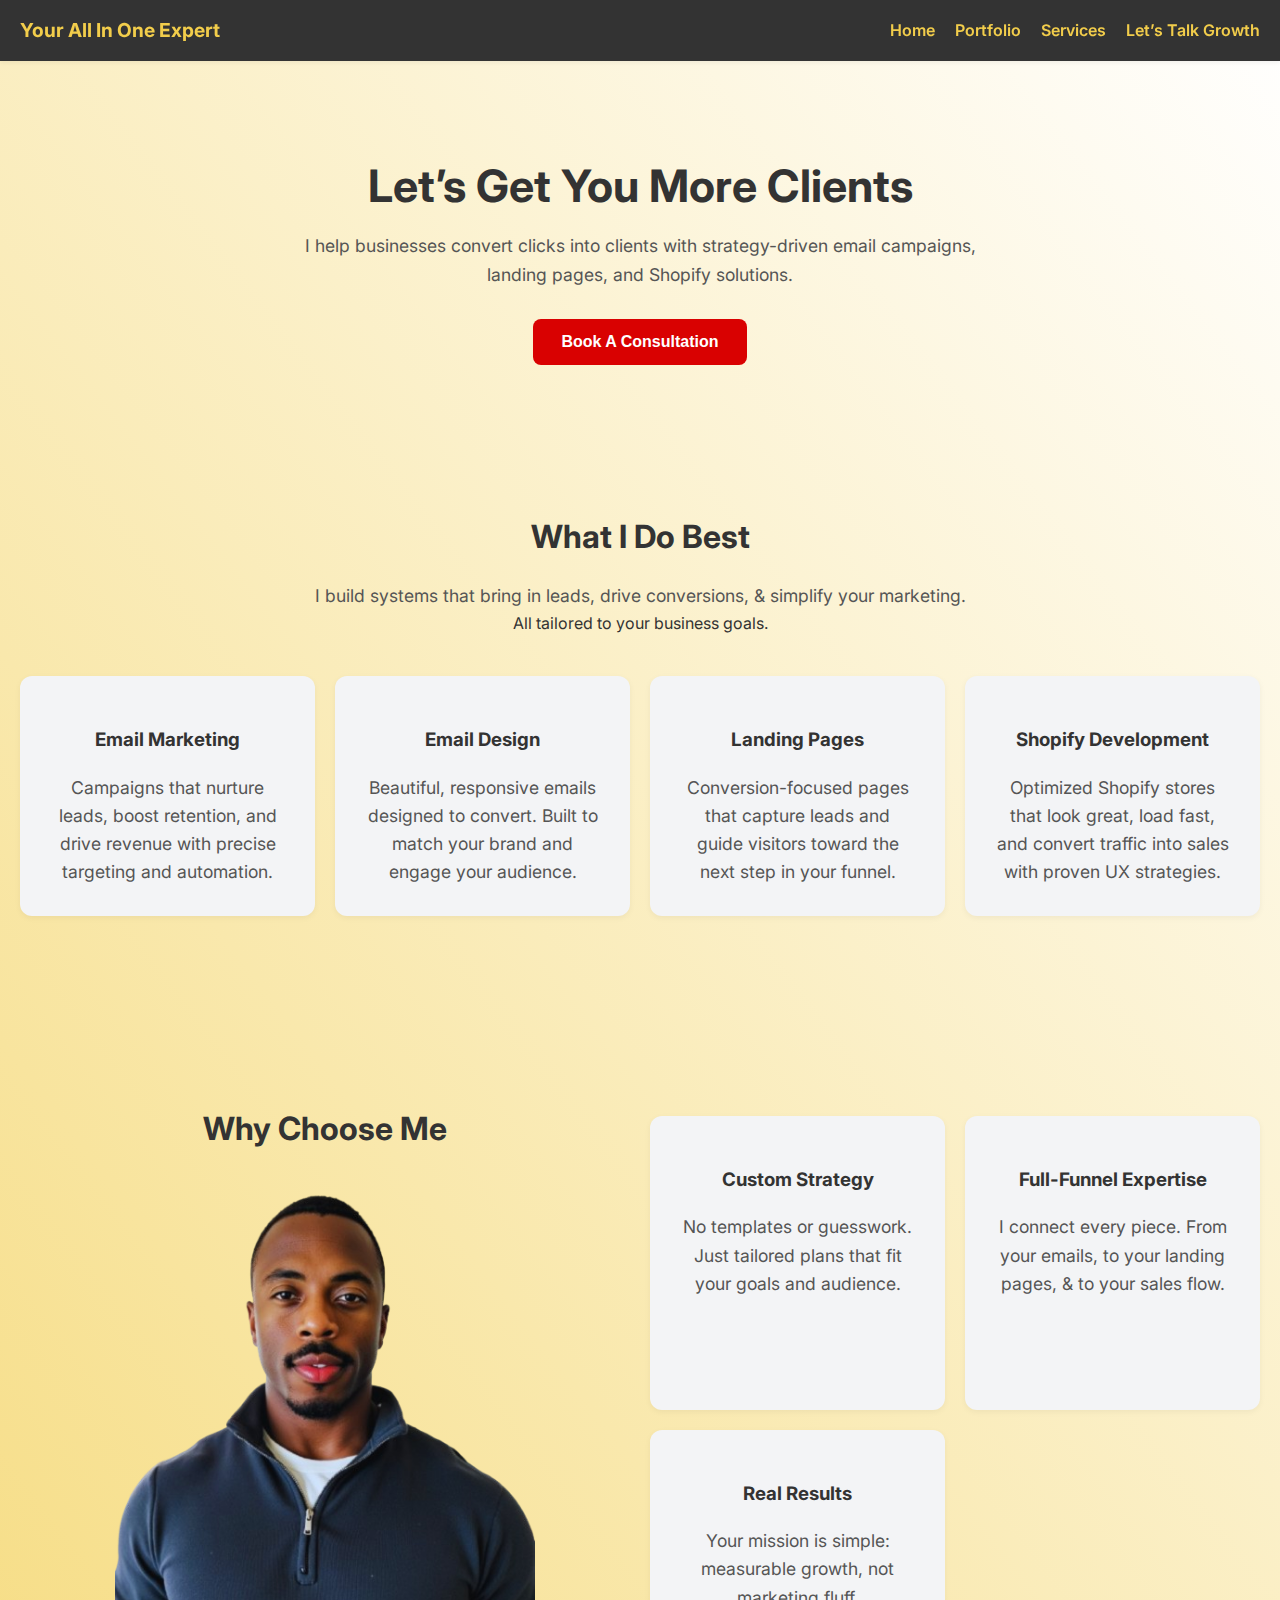
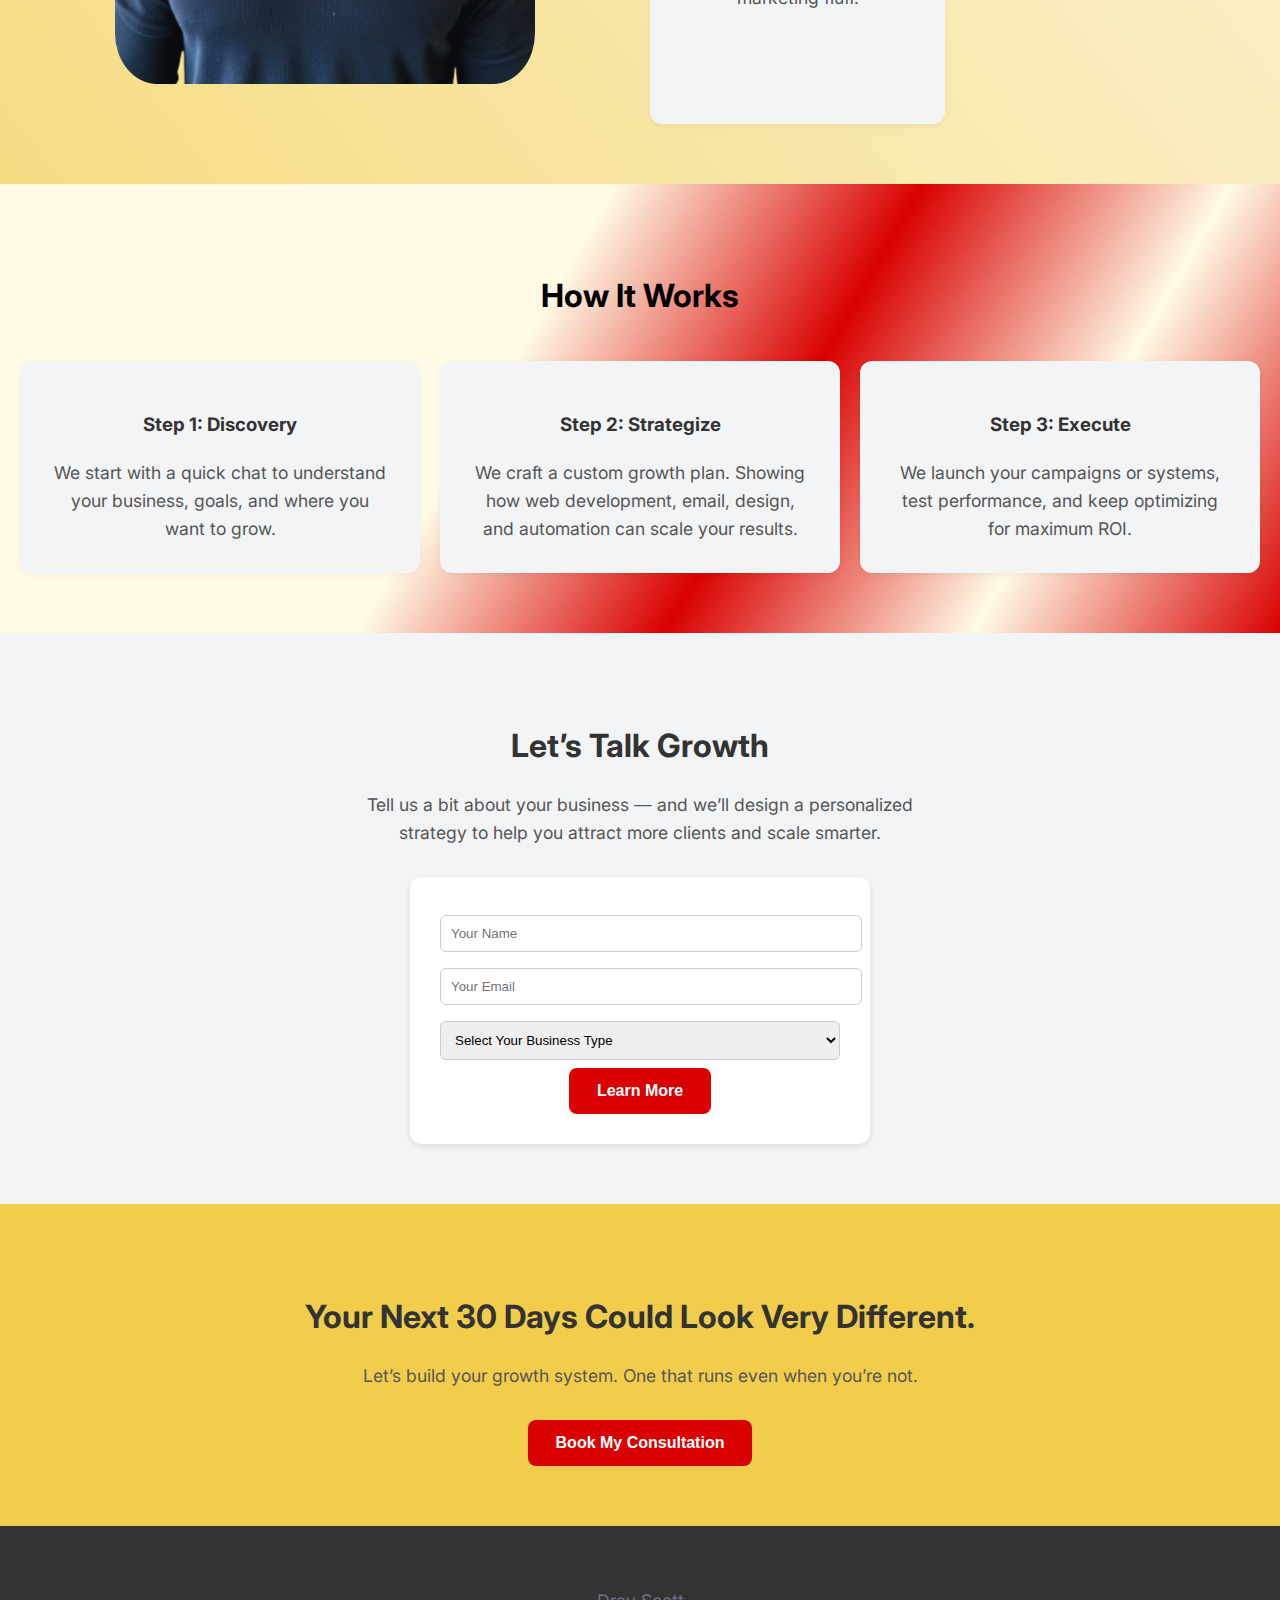
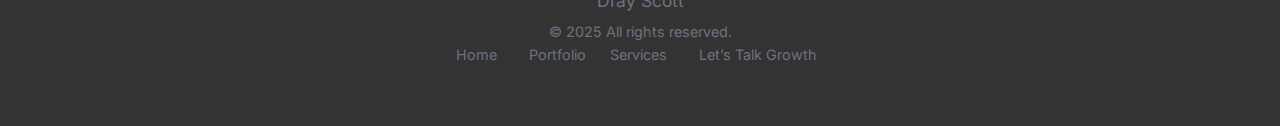
<file: index.html>
<!DOCTYPE html>
<html lang="en">

<head>
  <meta charset="UTF-8" />
  <meta name="viewport" content="width=device-width, initial-scale=1.0" />

  <title>Dray Is Here</title>
  <link rel="icon" href="/favicon.ico" />
<link rel="stylesheet" href="styles.css" />
  <link href="https://fonts.googleapis.com/css2?family=Inter:wght@400;600;700&display=swap" rel="stylesheet">
</head>

<body>

  <nav>
    <div style="font-weight:bold; font-size:1.2rem;" class="header-link" > <a href="https://www.draydev.com/">Your All In One Expert</a></div>
    <div class="nav-links">
      <a href="#home">Home</a>
      <a href="https://www.draydev.com/" target="_blank">Portfolio</a>
      <a href="#services">Services</a>
      <a href="#talk-growth">Let’s Talk Growth</a>
    </div>
    <div class="hamburger" onclick="document.querySelector('.nav-links').classList.toggle('active');">
      <div></div>
      <div></div>
      <div></div>
    </div>
  </nav>

  <header id="home">
    <h1>Let’s Get You More Clients</h1>
    <p>I help businesses convert clicks into clients with strategy-driven email campaigns, landing pages, and Shopify
      solutions.</p>
    <div style="margin-top: 30px;">
      <a href="https://calendly.com/thedraydev" target="_blank"><button class="book">Book A Consultation</button></a>
      
    </div>
  </header>

  <section id="services">
    <h2>What I Do Best</h2>
    <p>I build systems that bring in leads, drive conversions, & simplify your marketing. <div>All tailored to
      your business goals.</div> </p> 
    <div class="services">
      <div class="card">
        <h3>Email Marketing</h3>
        <p>Campaigns that nurture leads, boost retention, and drive revenue with precise targeting and automation.</p>
      </div>
      <div class="card">
        <h3>Email Design</h3>
        <p>Beautiful, responsive emails designed to convert. Built to match your brand and engage your audience.</p>
      </div>
      <div class="card">
        <h3>Landing Pages</h3>
        <p>Conversion-focused pages that capture leads and guide visitors toward the next step in your funnel.</p>
      </div>
      <div class="card">
        <h3>Shopify Development</h3>
        <p>Optimized Shopify stores that look great, load fast, and convert traffic into sales with proven UX
          strategies.</p>
      </div>
    </div>
  </section>

  <section class="why-us">
      <div class="why-header">
    <h2>Why Choose Me</h2>
    <img src="images/Dray-Dev.png" alt="Dray Scott" class="profile-pic"/>
    </div>
    <div class="services">
      <div class="card">
        <h3>Custom Strategy</h3>
        <p>No templates or guesswork. Just tailored plans that fit your goals and audience.</p>
      </div>
      <div class="card">
        <h3>Full-Funnel Expertise</h3>
        <p> I connect every piece. From your emails, to your landing pages, & to your sales flow.</p>
      </div>
      <div class="card">
        <h3>Real Results</h3>
        <p>Your mission is simple: measurable growth, not marketing fluff.</p>
      </div>
    </div>
  </section>

  <section id="how-it-works">
    <h2>How It Works</h2>
    <div class="steps">
      <div class="card">
        <h3>Step 1: Discovery</h3>
        <p>We start with a quick chat to understand your business, goals, and where you want to grow.</p>
      </div>
      <div class="card">
        <h3>Step 2: Strategize</h3>
        <p>We craft a custom growth plan. Showing how web development, email, design, and automation can scale your results.</p>
      </div>
      <div class="card">
        <h3>Step 3: Execute</h3>
        <p>We launch your campaigns or systems, test performance, and keep optimizing for maximum ROI.</p>
      </div>
    </div>
  </section>

  <section id="talk-growth" style="background:#f3f4f6;">
    <h2>Let’s Talk Growth</h2>
    <p style="max-width:600px; margin:10px auto 30px; color:#555;">
      Tell us a bit about your business — and we’ll design a personalized strategy
      to help you attract more clients and scale smarter.
    </p>
    <form id="growthForm"
      style="max-width:400px; margin:0 auto; background:#fff; padding:30px; border-radius:12px; box-shadow:0 2px 6px rgba(0,0,0,0.1);">
      <input type="text" id="name" placeholder="Your Name" required />
      <input type="email" id="email" placeholder="Your Email" required />
      <select id="businessType" required>
        <option value="">Select Your Business Type</option>
        <option value="Local Service Provider">Local Service Provider</option>
        <option value="Health & Wellness">Health & Wellness</option>
        <option value="Beauty & Cosmetics" >Beauty & Cosmetics</option>
        <option value="Retail/E-Commerce">Retail/E-Commerce</option>
        <option value="Restaurant/Food">Restaurant/Food</option>
        <option value="Independent Professional">Independent Professional</option>
      </select>
      <button class="book" type="submit">Learn More</button>
    </form>
  </section>

  <section style="background:#f2cd4b">
    <h2 class="">Your Next 30 Days Could Look Very Different.</h2>
    <p>Let’s build your growth system. One that runs even when you’re not.</p>
    <div style="margin-top:30px;">
      <a href="https://calendly.com/thedraydev" target="_blank"><button class="book">Book My Consultation</button></a>
    </div>
  </section>

  <footer id="contact"> 
    <p><a href="https://www.draydev.com/" target="_blank">Dray Scott</a>   </p>
    <div id="rights">© 2025 All rights reserved.</div>
    <div class="footer-links">
      <a href="#home">Home</a>•
      <a href="https://www.draydev.com/" target="_blank">Portfolio</a>
      <a href="#services">Services</a>•
      <a href="#talk-growth">Let’s Talk Growth</a>•
      
    </div>
  </footer>
  <script>
    (function () {
      // Hard guard: if anything throws, we still prevent default
      try {
        const form = document.getElementById('growthForm');
        if (!form) return;

        const nameEl = document.getElementById('name');
        const emailEl = document.getElementById('email');
        const btEl = document.getElementById('businessType');

        // absolutely prevent native submit no matter what
        form.addEventListener('submit', (ev) => ev.preventDefault(), { capture: true });

        form.addEventListener('submit', async function handleSubmit(e) {
          e.preventDefault();

          const submitBtn = form.querySelector('button[type="submit"]');
          if (submitBtn) submitBtn.disabled = true;

          const name = (nameEl && nameEl.value || '').trim();
          const email = (emailEl && emailEl.value || '').trim();
          const businessType = (btEl && btEl.value || '').trim();

          if (!email || !businessType) {
            alert('Please enter your email and select your business type.');
            if (submitBtn) submitBtn.disabled = false;
            return false;
          }

          const payload = {
            list: 'bbb',
            name, email,
            businessType,
            business_type: businessType // legacy key so your segments match
          };

          try {
            const resp = await fetch('/.netlify/functions/klaviyo-subscribe', {
              method: 'POST',
              headers: { 'Content-Type': 'application/json' },
              body: JSON.stringify(payload),
              redirect: 'manual' // avoid any weird redirects
            });

            let data = {};
            try { data = await resp.json(); } catch (_) { }

            if (resp.ok && data.ok === true) {
              form.innerHTML = `
              <div style="text-align:center;background:#fff;padding:30px 25px;border-radius:16px;
                box-shadow:0 4px 15px rgba(0,0,0,0.08);max-width:520px;margin:0 auto;border:1px solid #e5e7eb;">
                <h3 style="font-size:1.4rem;font-weight:700;margin-bottom:10px;">Thanks, ${name || 'friend'}! 🎉</h3>
                <p style="color:#444;font-size:1rem;line-height:1.6;">
                  You’re in. <strong>Check</strong> your inbox for ideas tailored to your
                  <strong>${businessType}</strong> business.
                </p>
              </div>`;
              return false;
            }

            if ((data && data.error) || resp.status >= 400) {
              console.error('Subscribe error:', resp.status, data);
              alert('Something went wrong subscribing you. Please try again.');
              if (submitBtn) submitBtn.disabled = false;
              return false;
            }
          } catch (err) {
            console.error('Network/JS error:', err);
            alert('Network error. Please try again.');
            if (submitBtn) submitBtn.disabled = false;
            return false;
          }
        });
      } catch (fatal) {
        // If something blows up before we attach, at least stop native submit
        const f = document.getElementById('growthForm');
        if (f) f.setAttribute('onsubmit', 'return false');
        console.error('Fatal init error:', fatal);
      }
    })();
  </script>





</body>

</html>
</file>
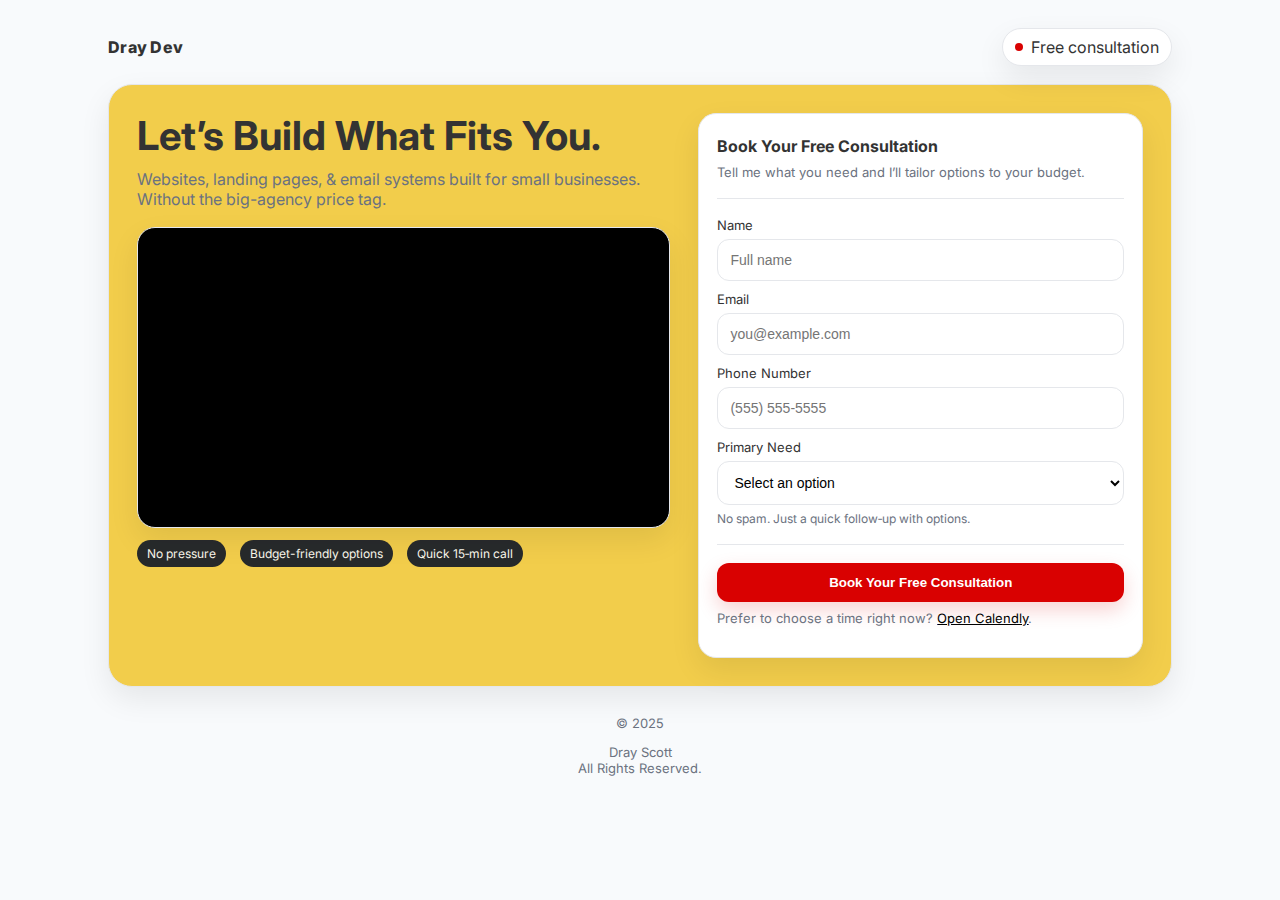
<file: book/index.html>
<!DOCTYPE html>
<html lang="en">
<head>
  <meta charset="utf-8" />
  <meta name="viewport" content="width=device-width, initial-scale=1" />
  <title>Book Your Free Consultation | Dray Dev</title>
  <meta name="description" content="Websites, landing pages, and email marketing built to fit your budget. Watch the intro video and book a free consultation." />
  <link rel="preconnect" href="https://fonts.googleapis.com">
  <link rel="preconnect" href="https://fonts.gstatic.com" crossorigin>
  <link href="https://fonts.googleapis.com/css2?family=Inter:wght@400;500;600;700;800&display=swap" rel="stylesheet">
  <meta property="og:title" content="Let’s Build What Fits You." />
  <meta property="og:description" content="Websites, landing pages, and email systems for small businesses. Without the big-agency price tag." />
  <meta property="og:type" content="website" />
  <meta property="og:image" content="https://drayishere.com/images/book-calendar.png">


  <meta name="theme-color" content="#f2cd4b" />
  <style>
    :root{
      --accent:#f2cd4b;
      --accent-2:#d90101;
      --dark:#333333;
      --bg:#f8fafc;
      --muted:#6b7280;
      --radius:18px;
      --shadow:0 12px 30px rgba(0,0,0,.08);
      --border:#e5e7eb;
    }
    *{box-sizing:border-box}
    html,body{margin:0;padding:0;background:var(--bg);color:var(--dark);font-family:'Inter',system-ui,-apple-system,Segoe UI,Roboto,Helvetica,Arial,sans-serif}
    .wrap{max-width:1100px;margin:0 auto;padding:28px 18px 56px}
    .badge{display:inline-flex;align-items:center;gap:8px;background:#fff;border:1px solid var(--border);border-radius:999px;padding:8px 12px;box-shadow:var(--shadow)}
    .badge .dot{width:8px;height:8px;border-radius:999px;background:var(--accent-2)}
    header{display:flex;align-items:center;justify-content:space-between;margin-bottom:18px}
    .logo{font-weight:800;letter-spacing:.3px}
    .logo a{color:var(--dark);text-decoration:none}
    .card{background:#f2cd4b;border:1px solid var(--border);border-radius:calc(var(--radius) + 6px);box-shadow:var(--shadow);padding:28px}
    .hero{display:grid;grid-template-columns:1.2fr 1fr;gap:28px;align-items:start}
    h1{font-size:clamp(28px,4vw,40px);line-height:1.15;margin:0 0 10px}
    .sub{color:var(--muted);font-size:clamp(14px,2.2vw,16px);margin:0 0 18px}
    .video-wrap{position:relative;width:100%;border-radius:var(--radius);overflow:hidden;border:1px solid var(--border);background:#000;box-shadow:var(--shadow)}
    .video-wrap::before{content:"";display:block;padding-top:56.25%;}
    .video-wrap iframe{position:absolute;inset:0;width:100%;height:100%;border:0}
    .trust{display:flex;gap:14px;flex-wrap:wrap;margin-top:12px}
    .pill{background:#111827;color:#f9fafb;border-radius:999px;padding:6px 10px;font-size:12px;opacity:.9}
    .form-card{background:#fff;border:1px solid var(--border);border-radius:var(--radius);padding:18px;box-shadow:var(--shadow)}
    .form-title{font-weight:700;margin:4px 0 8px}
    .note{font-size:13px;color:var(--muted);margin-top:8px}
    .note .calendly{color:#000;text-decoration:underline;cursor:pointer}
    label{display:block;font-size:13px;margin:10px 0 6px}
    input, select{width:100%;padding:12px 12px;border:1px solid var(--border);border-radius:12px;background:#fff;font-size:14px;outline:none}
    input:focus, select:focus{border-color:#cbd5e1;box-shadow:0 0 0 4px rgba(242,205,75,.15)}
    .cta{display:inline-flex;align-items:center;justify-content:center;gap:10px;background:var(--accent-2);color:#fff;border:none;border-radius:12px;padding:12px 16px;font-weight:700;text-decoration:none;box-shadow:0 8px 20px rgba(217,1,1,.18);width:100%;cursor:pointer}
    .cta:hover{text-decoration:none;  color: #000; transition: .3s;  box-shadow:0 12px 30px rgba(217,1,1,.25)}
    .cta[disabled]{opacity:.6;cursor:not-allowed}
    
    .helper{font-size:12px;color:var(--muted);margin-top:6px}
    .divider{height:1px;background:var(--border);margin:18px 0}
  
    footer{margin-top:28px;text-align:center;color:var(--muted);font-size:13px}

    
      footer a{ text-decoration:none; cursor: pointer; color: var(--muted);}


      footer a:hover {
  color: var(--dark);
}
      
    .hidden{display:none}
    @media (max-width:900px){
      .hero{grid-template-columns:1fr;gap:18px}
    }
  </style>
  <!-- Optional tracking snippets (Meta Pixel / Google Ads) can go here -->
</head>
<body>
  <div class="wrap">
    <header>
      <div class="logo"> <a href="https://www.draydev.com/" target="_blank">Dray Dev</a></div>
      <div class="badge"><span class="dot"></span><span>Free consultation</span></div>
    </header>

    <section class="card hero">
      <div>
        <h1>Let’s Build What Fits You.</h1>
        <p class="sub">Websites, landing pages, & email systems built for small businesses. <span class="sub">Without the big-agency price tag.</span></p>
        <div class="video-wrap" aria-label="Intro video">
        <!-- Updated autoplay + loop YouTube embed -->
        <iframe width="560" height="315"
          src="https://www.youtube.com/embed/jTAgau867Jk?si=H9jXF2CRydZUGP2x&autoplay=1&mute=1&loop=1&playlist=jTAgau867Jk"
          title="YouTube video player" frameborder="0"
          allow="accelerometer; autoplay; clipboard-write; encrypted-media; gyroscope; picture-in-picture; web-share"
          referrerpolicy="strict-origin-when-cross-origin" allowfullscreen>
        </iframe>

        </div>
        <div class="trust">
          <span class="pill">No pressure</span>
          <span class="pill">Budget-friendly options</span>
          <span class="pill">Quick 15‑min call</span>
        </div>
      </div>

      <aside class="form-card">
        <div class="form-title">Book Your Free Consultation</div>
        <div class="note">Tell me what you need and I’ll tailor options to your budget.</div>
        <div class="divider"></div>

        <!-- Netlify-friendly static form + JS enhancement -->
        <form id="lead-form" name="book-consultation" method="POST" data-netlify="true" netlify-honeypot="bot-field">
          <input type="hidden" name="form-name" value="book-consultation" />
          <p class="hidden">
            <label>Don’t fill this out: <input name="bot-field" /></label>
          </p>

          <label for="name">Name</label>
          <input id="name" name="name" type="text" placeholder="Full name" required />

          <label for="email">Email</label>
          <input id="email" name="email" type="email" placeholder="you@example.com" required />

          <label for="phone">Phone Number</label>
          <input id="phone" name="phone" inputmode="numeric" autocomplete="tel" type="tel" placeholder="(555) 555‑5555" maxlength="17"/>

          <label for="primary_need">Primary Need</label>
          <select id="primary_need" name="primary_need" required>
            <option value="" disabled selected>Select an option</option>
            <option>New or Updated Website</option>
            <option>Landing Page</option>
            <option>Email Template(s)</option>
            <option>Email Marketing</option>
          </select>

          <div class="helper">No spam. Just a quick follow‑up with options.</div>

          <div class="divider"></div>
          <button id="submitBtn" class="cta" type="submit">Book Your Free Consultation</button>
          <div id="msg" class="helper" role="status" aria-live="polite"></div>
        </form>

        <p class="note">Prefer to choose a time right now? <a href="https://calendly.com/thedraydev" target="_blank" rel="nofollow noopener"><span class="calendly">Open Calendly</span></a>.</p>
      </aside>
    </section>

    <footer>
      <p>© 2025<span id="year"></span> </p> <div id="portfolio"> <a href="https://www.draydev.com/" target="_blank">Dray Scott</a> </div><div>All Rights Reserved.</div>
    </footer>
  </div>

 <script>
  document.addEventListener('DOMContentLoaded', function () {
    const form = document.getElementById('lead-form');
    const submitBtn = document.getElementById('submitBtn');
    const msg = document.getElementById('msg');
    const CALENDLY_REDIRECT = "https://calendly.com/thedraydev";
    const KLAVIYO_ENDPOINT = "/.netlify/functions/klaviyo-subscribe";

    form.addEventListener('submit', async (e) => {
      e.preventDefault();
      msg.textContent = "";
      submitBtn.disabled = true;

      const payload = {
        name: form.name.value.trim(),
        email: form.email.value.trim(),
        phone: form.phone.value.trim(),
        primary_need: form.primary_need.value,
        list: 'freelance',
      };

      try {
        console.log("Submitting to Klaviyo:", payload);

        const res = await fetch(KLAVIYO_ENDPOINT, {
          method: "POST",
          headers: { "Content-Type": "application/json" },
          body: JSON.stringify(payload)
        });

        const data = await res.json();
        console.log("Klaviyo response:", data);

        if (res.ok && data.ok) {
          msg.textContent = "✅ Sent! Redirecting to Calendly...";
          window.location.href = CALENDLY_REDIRECT;
        } else {
          msg.textContent = "⚠️ Submission failed. Please try again.";
          submitBtn.disabled = false;
        }
      } catch (err) {
        console.error("Error:", err);
        msg.textContent = "❌ Something went wrong. Please try again or use Calendly directly.";
        submitBtn.disabled = false;
      }
    });
  });
</script>

</body>
</html>
</file>
<file: styles.css>
body {
  font-family: 'Inter', Arial, sans-serif;
  margin: 0;
  background: linear-gradient(232deg, #ffff, #f2cd4b);
  color: #333;
  line-height: 1.6;
  scroll-behavior: smooth;
}

header,
section,
footer {
  padding: 60px 20px;
  text-align: center;
}

h1 {
  font-size: 2.8rem;
  margin-bottom: 10px;
}

h2 {
  font-size: 2rem;
  margin-bottom: 20px;
}

p {
  font-size: 1.1rem;
  color: #555;
  max-width: 700px;
  margin: 0 auto;
}

button {
  background-color: #d90101;
  color: white;
  font-weight: 600;
  border: none;
  padding: 14px 28px;
  font-size: 1rem;
  border-radius: 8px;
  cursor: pointer;
  transition: 0.3s;
}

button:hover {
  background-color: #d90101;
  color: black;
  transform: translateY(-2px);
}

.btn-secondary {
  background-color: #1e40af;
}

.btn-secondary:hover {
  background-color: #1d4ed8;
  transform: translateY(-2px);
}

.profile-pic {
  width: 420px;
  height: 420px;
  object-fit: conver;
  border-radius: 10%;
  display: block;
  margin: 0 auto 40px;
  background: transparent;
  max-width: 100%;
  height: auto;


}

.services,
.steps,
.why-us {
  display: grid;
  grid-template-columns: repeat(auto-fit, minmax(240px, 1fr));
  gap: 20px;
  margin-top: 40px;

}

.card {
  background: #f3f4f6;
  border-radius: 12px;
  padding: 30px;
  box-shadow: 0 2px 6px rgba(0, 0, 0, 0.05);
}

.card:hover {
  box-shadow: 0 4px 12px rgba(0, 0, 0, 0.1);
  transform: translateY(-3px);
  transition: 0.3s;
}


section#how-it-works {
  background: linear-gradient(120deg, #fffbe6, #fffbe6, #fffbe6, #d90101, #fffbe6, #d90101);

}

section#how-it-works h2 {
  color: black;
}




form {
  max-width: 400px;
  margin: 0 auto;
  background: white;
  padding: 30px;
  border-radius: 12px;
  box-shadow: 0 2px 6px rgba(0, 0, 0, 0.1);
}

input,
select {
  width: 100%;
  padding: 10px;
  margin: 8px 0;
  border: 1px solid #ccc;
  border-radius: 6px;
}

footer {
  background: #333;
  border-top: 1px solid #333;
  ;
  font-size: 0.9rem;
}

footer a {
  margin: 0 10px;
  color: #6b7280;
  text-decoration: none;
}


.footer-links a:hover{
transition: 0.3s;
  color: #fff;
}

#contact p a{
  color:#6b7280;

}

#contact p a:hover{
  color: #f2cd4b;
  transition: 0.3s;
}

#rights {
  color: #6b7280;
  margin-top: 5px;
}



/* Sticky Navbar */
nav {
  position: sticky;
  top: 0;
  background: #333;
  color: #f2cd4b;
  display: flex;
  justify-content: space-between;
  align-items: center;
  padding: 15px 20px;
  box-shadow: 0 2px 4px rgba(0, 0, 0, 0.05);
  z-index: 1000;
}

.nav-links {
  display: flex;
  gap: 20px;
}

.nav-links a {
  text-decoration: none;
  color: #f2cd4b;
  font-weight: 600;
}

.nav-links a:hover {

  color: #d90101;
}

.header-link a {
  color: #f2cd4b;
  text-decoration: none;
}

.header-link a:hover {
  color: #d90101;
}


.hamburger {
  display: none;
  cursor: pointer;
  flex-direction: column;
  gap: 5px;


}

.hamburger div {
  width: 25px;
  height: 3px;
  background: #f2cd4b;
  border-radius: 2px;
}

@media (max-width: 480px) {
  .profile-pic {
    width: 160px;
  }
}


@media (max-width:768px) {
  .nav-links {
    display: none;
    position: absolute;
    top: 60px;
    left: 0;
    right: 0;
    background: #fff;
    flex-direction: column;
    padding: 20px;
    gap: 15px;
  }


  .nav-links a {
    color: #333;
  }

  .nav-links.active {
    display: flex;
  }

  .hamburger {
    display: flex;
  }
}

@media (max-width:768px) {
  h1 {
    font-size: 2rem;
  }

  h2 {
    font-size: 1.6rem;
  }

  header,
  section,
  footer {
    padding: 40px 15px;
  }
}
</file>
